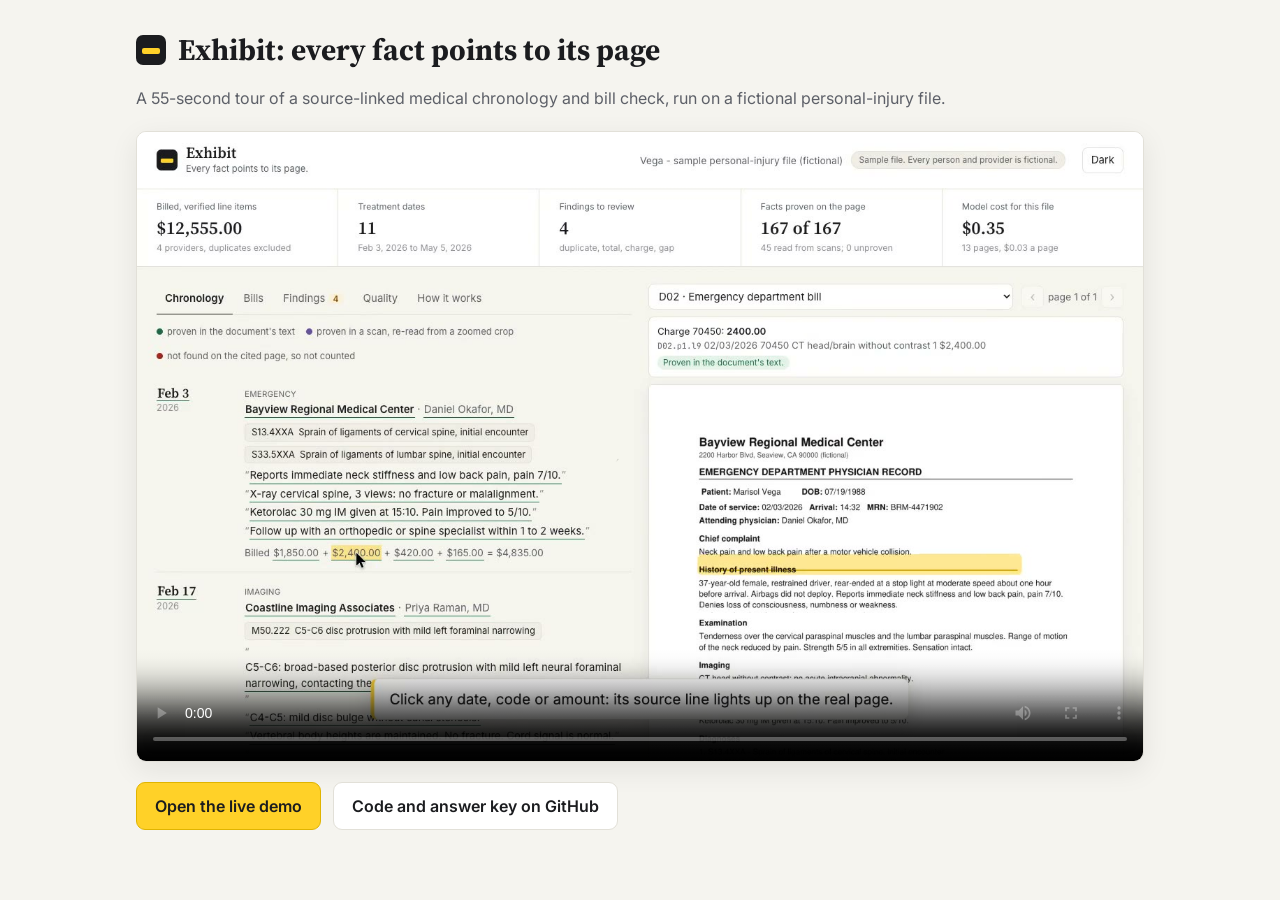
<file: viewer/tour.html>
<!doctype html>
<html lang="en" data-theme="light">
<head>
<meta charset="utf-8">
<meta name="viewport" content="width=device-width, initial-scale=1">
<meta name="robots" content="noindex, nofollow">
<title>Exhibit - a 55-second tour</title>
<link rel="icon" href="favicon.svg" type="image/svg+xml">
<link rel="preconnect" href="https://fonts.googleapis.com">
<link rel="preconnect" href="https://fonts.gstatic.com" crossorigin>
<link href="https://fonts.googleapis.com/css2?family=Source+Serif+4:opsz,wght@8..60,600&family=Inter:wght@400;500;600&display=swap" rel="stylesheet">
<style>
  :root { --bg:#f5f4ef; --panel:#fff; --ink:#1b1c1f; --muted:#5d6068; --line:#e2e0d8; }
  @media (prefers-color-scheme: dark) { :root:not([data-theme="light"]) { --bg:#121316; --panel:#1b1d21; --ink:#ecebe6; --muted:#a7aab1; --line:#2c2f35; } }
  * { box-sizing: border-box; }
  body { margin:0; background:var(--bg); color:var(--ink); font:16px/1.55 Inter, system-ui, sans-serif; }
  main { max-width: 1040px; margin: 0 auto; padding: 32px 16px 48px; }
  .brand { display:flex; align-items:center; gap:12px; margin-bottom:18px; }
  .mark { width:30px; height:30px; border-radius:7px; background:#1b1c1f; position:relative; }
  .mark::after { content:""; position:absolute; left:6px; right:6px; top:13px; height:6px; background:#ffd128; border-radius:2px; }
  h1 { font-family:"Source Serif 4", Georgia, serif; font-size:30px; margin:0; line-height:1.2; }
  p { color:var(--muted); margin:6px 0 20px; }
  video { width:100%; height:auto; display:block; border:1px solid var(--line); border-radius:10px; background:#fff; box-shadow:0 8px 28px rgba(20,20,20,.08); }
  .row { display:flex; gap:12px; flex-wrap:wrap; margin-top:20px; }
  a.btn { display:inline-block; padding:11px 18px; border-radius:9px; text-decoration:none; font-weight:600; border:1px solid var(--line); color:var(--ink); background:var(--panel); }
  a.btn.primary { background:#ffd128; border-color:#e0b400; color:#1b1c1f; }
</style>
</head>
<body>
<main>
  <div class="brand"><span class="mark" aria-hidden="true"></span><h1>Exhibit: every fact points to its page</h1></div>
  <p>A 55-second tour of a source-linked medical chronology and bill check, run on a fictional personal-injury file.</p>
  <video src="tour.mp4" poster="tour.jpg" controls playsinline preload="metadata"></video>
  <div class="row">
    <a class="btn primary" href="./">Open the live demo</a>
    <a class="btn" href="https://github.com/Relax108/exhibit">Code and answer key on GitHub</a>
  </div>
</main>
</body>
</html>
</file>
